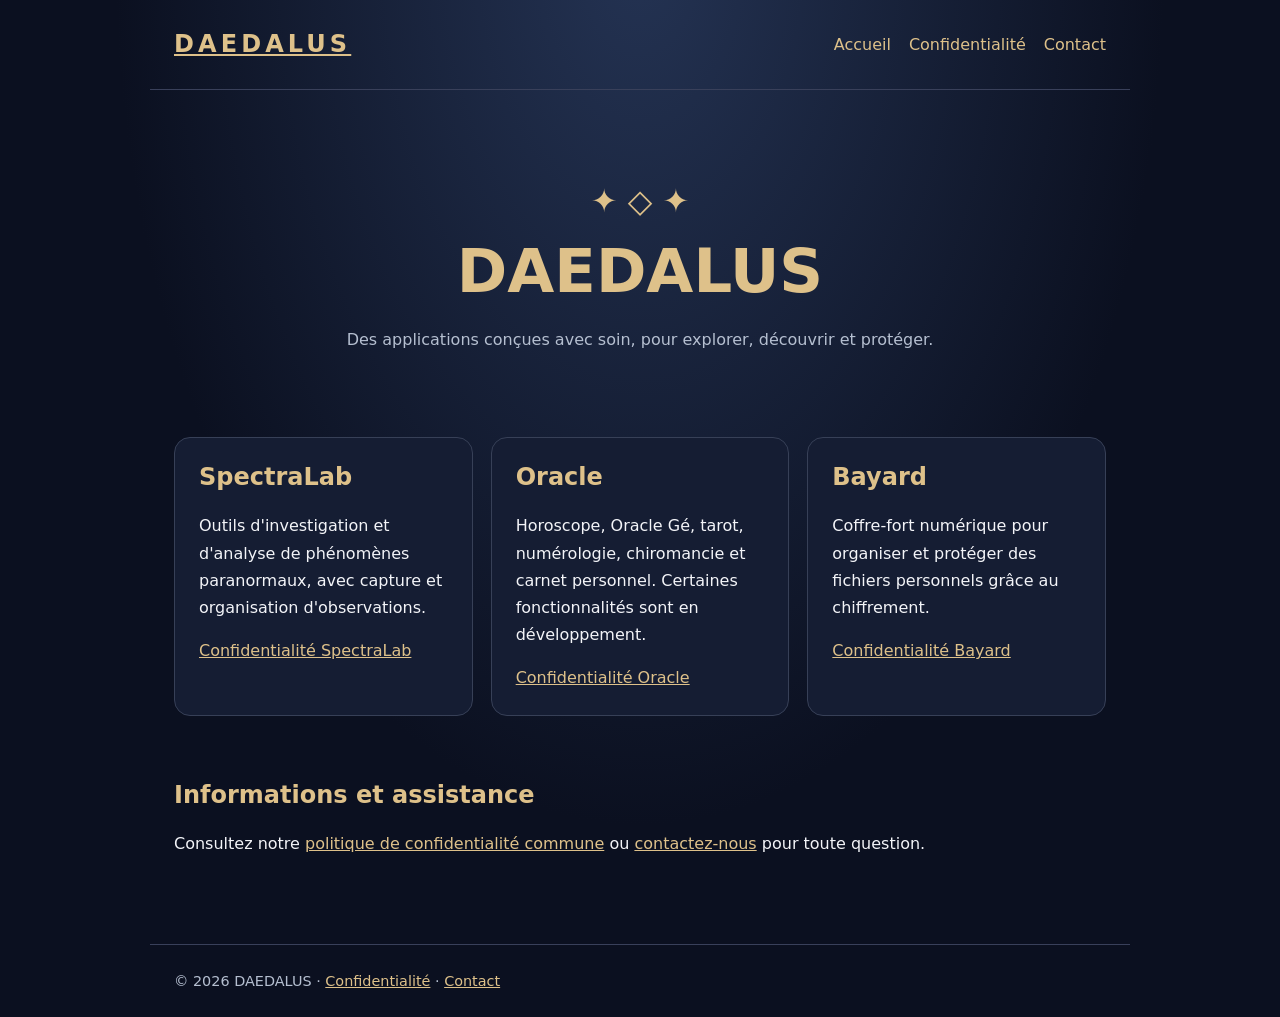
<file: index.html>
<!doctype html><html lang="fr"><head><meta charset="utf-8"><meta name="viewport" content="width=device-width,initial-scale=1"><meta name="theme-color" content="#0b1020"><meta name="description" content="DAEDALUS — applications SpectraLab, Oracle et Bayard, informations et confidentialité."><title>Applications | DAEDALUS</title><link rel="stylesheet" href="style.css"></head><body><header><a class="brand" href="index.html">DAEDALUS</a><nav aria-label="Navigation principale"><a href="index.html">Accueil</a><a href="privacy.html">Confidentialité</a><a href="contact.html">Contact</a></nav></header><main><section class="hero"><div aria-hidden="true" style="font-size:2rem;color:var(--gold)">✦ ◇ ✦</div><h1>DAEDALUS</h1><p>Des applications conçues avec soin, pour explorer, découvrir et protéger.</p></section><div class="apps"><section class="card"><h2>SpectraLab</h2><p>Outils d'investigation et d'analyse de phénomènes paranormaux, avec capture et organisation d'observations.</p><a href="privacy.html#spectralab">Confidentialité SpectraLab</a></section><section class="card"><h2>Oracle</h2><p>Horoscope, Oracle Gé, tarot, numérologie, chiromancie et carnet personnel. Certaines fonctionnalités sont en développement.</p><a href="privacy.html#oracle">Confidentialité Oracle</a></section><section class="card"><h2>Bayard</h2><p>Coffre-fort numérique pour organiser et protéger des fichiers personnels grâce au chiffrement.</p><a href="privacy.html#bayard">Confidentialité Bayard</a></section></div><section><h2>Informations et assistance</h2><p>Consultez notre <a href="privacy.html">politique de confidentialité commune</a> ou <a href="contact.html">contactez-nous</a> pour toute question.</p></section></main><footer>© 2026 DAEDALUS · <a href="privacy.html">Confidentialité</a> · <a href="contact.html">Contact</a></footer></body></html>
</file>
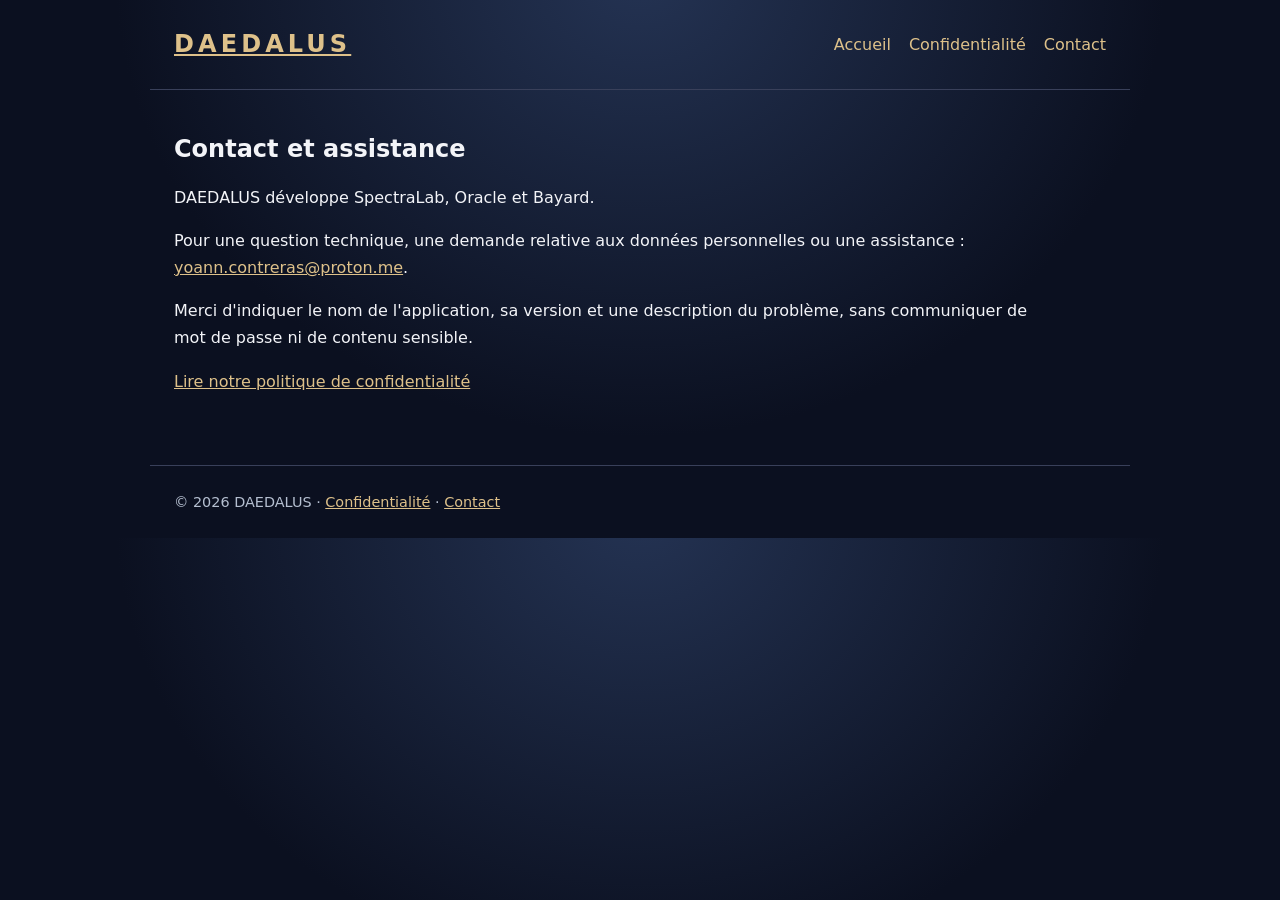
<file: contact.html>
<!doctype html><html lang="fr"><head><meta charset="utf-8"><meta name="viewport" content="width=device-width,initial-scale=1"><meta name="theme-color" content="#0b1020"><meta name="description" content="DAEDALUS — applications SpectraLab, Oracle et Bayard, informations et confidentialité."><title>Contact | DAEDALUS</title><link rel="stylesheet" href="style.css"></head><body><header><a class="brand" href="index.html">DAEDALUS</a><nav aria-label="Navigation principale"><a href="index.html">Accueil</a><a href="privacy.html">Confidentialité</a><a href="contact.html">Contact</a></nav></header><main><article><h1>Contact et assistance</h1><p>DAEDALUS développe SpectraLab, Oracle et Bayard.</p><p>Pour une question technique, une demande relative aux données personnelles ou une assistance : <a href="mailto:yoann.contreras@proton.me">yoann.contreras@proton.me</a>.</p><p>Merci d'indiquer le nom de l'application, sa version et une description du problème, sans communiquer de mot de passe ni de contenu sensible.</p><p><a href="privacy.html">Lire notre politique de confidentialité</a></p></article></main><footer>© 2026 DAEDALUS · <a href="privacy.html">Confidentialité</a> · <a href="contact.html">Contact</a></footer></body></html>
</file>
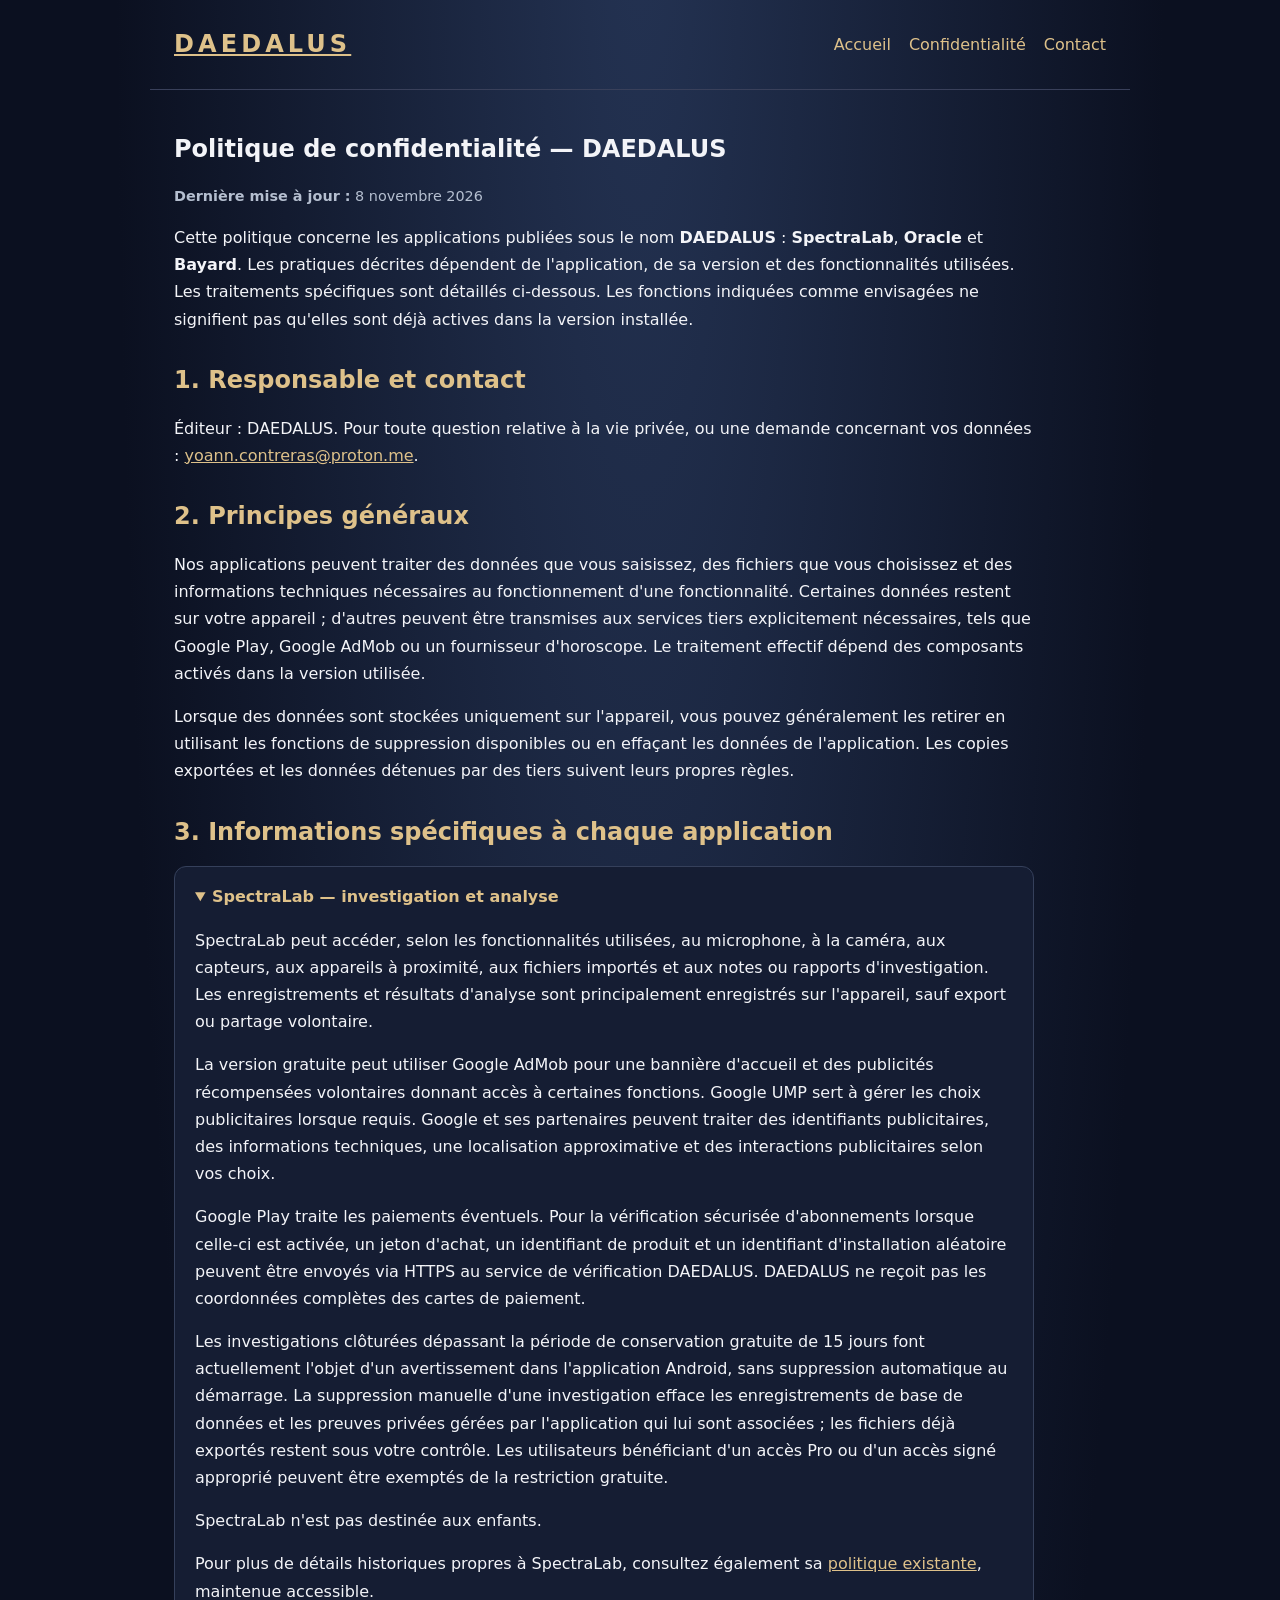
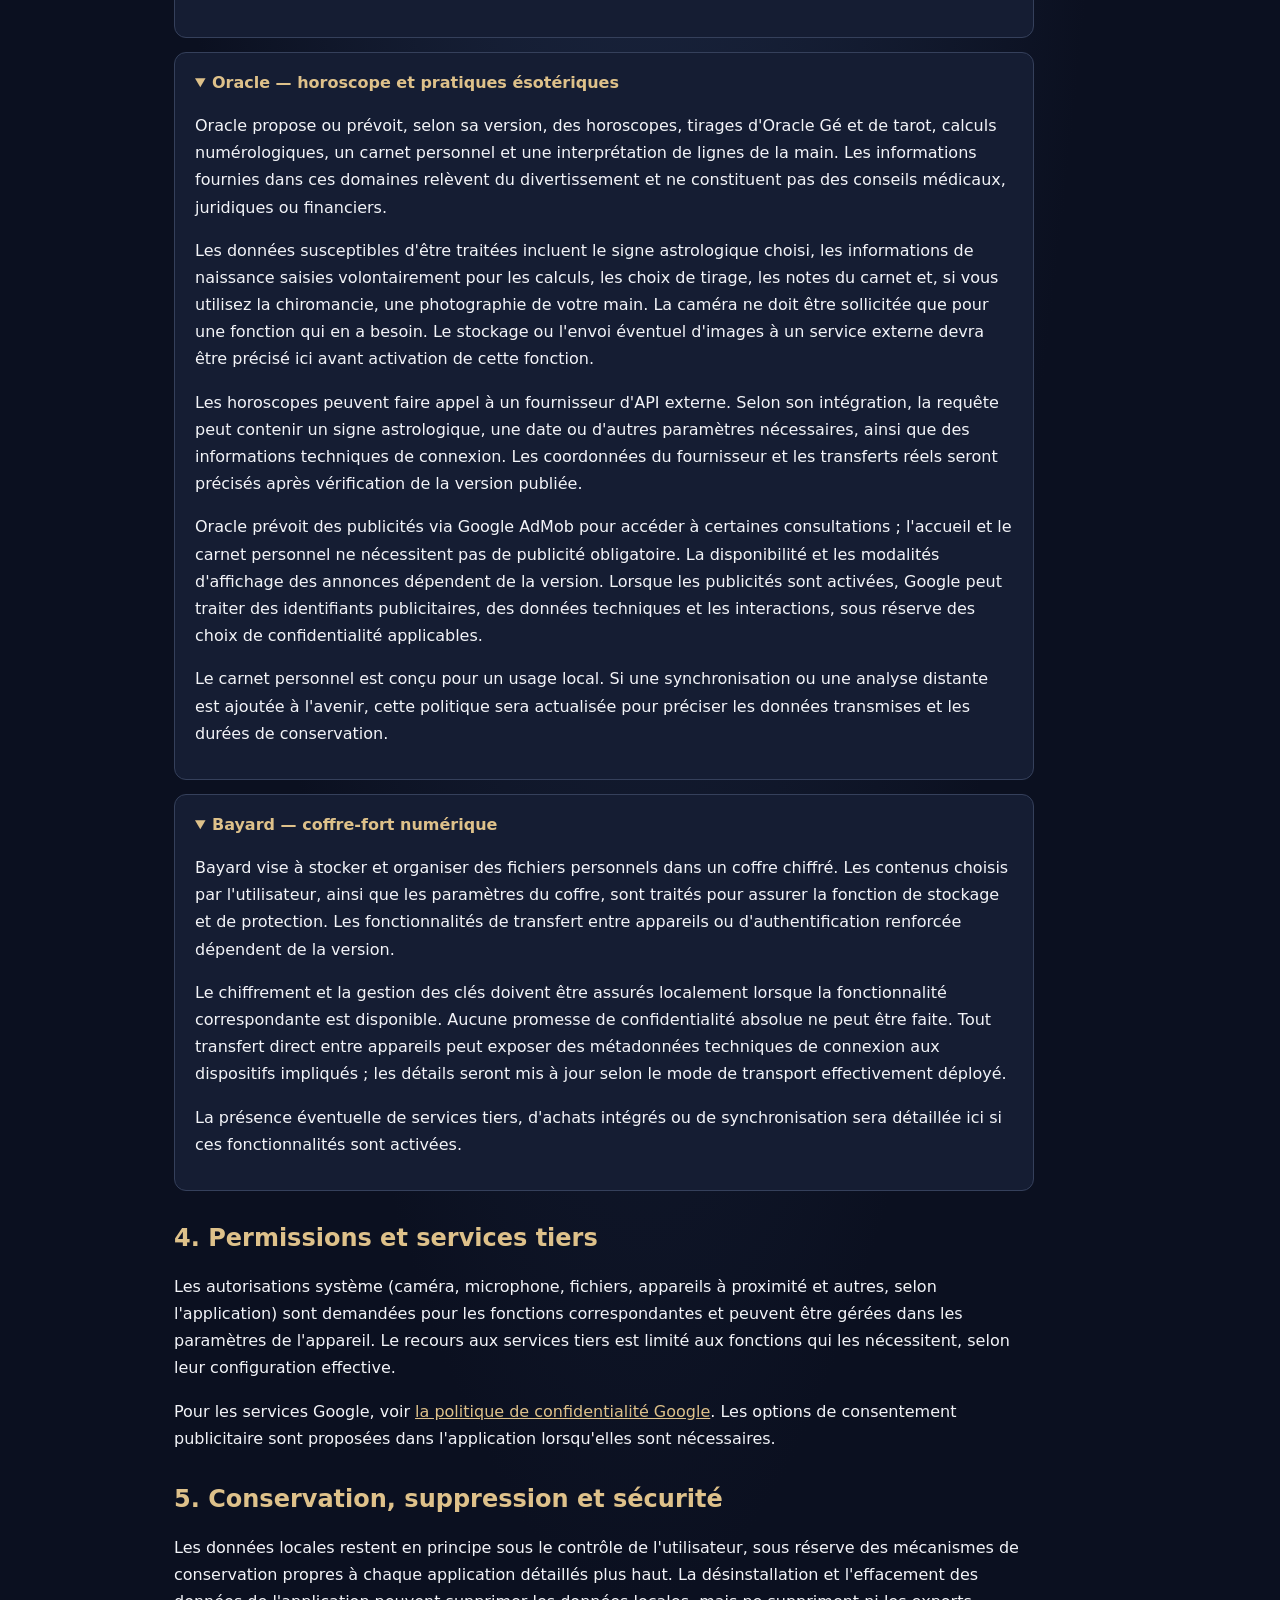
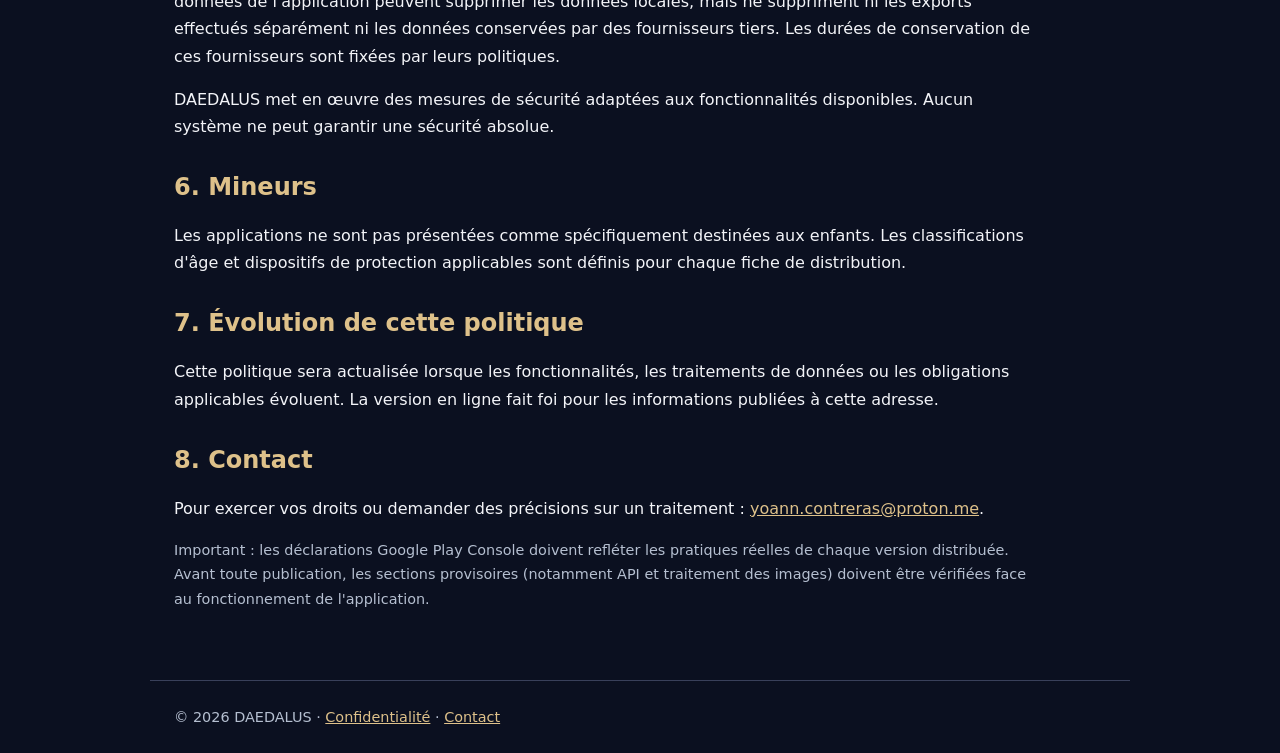
<file: privacy.html>
<!doctype html><html lang="fr"><head><meta charset="utf-8"><meta name="viewport" content="width=device-width,initial-scale=1"><meta name="theme-color" content="#0b1020"><meta name="description" content="DAEDALUS — applications SpectraLab, Oracle et Bayard, informations et confidentialité."><title>Politique de confidentialité | DAEDALUS</title><link rel="stylesheet" href="style.css"></head><body><header><a class="brand" href="index.html">DAEDALUS</a><nav aria-label="Navigation principale"><a href="index.html">Accueil</a><a href="privacy.html">Confidentialité</a><a href="contact.html">Contact</a></nav></header><main><article><h1>Politique de confidentialité — DAEDALUS</h1><p class="small"><strong>Dernière mise à jour :</strong> 8 novembre 2026</p><p>Cette politique concerne les applications publiées sous le nom <strong>DAEDALUS</strong> : <strong>SpectraLab</strong>, <strong>Oracle</strong> et <strong>Bayard</strong>. Les pratiques décrites dépendent de l'application, de sa version et des fonctionnalités utilisées. Les traitements spécifiques sont détaillés ci-dessous. Les fonctions indiquées comme envisagées ne signifient pas qu'elles sont déjà actives dans la version installée.</p><h2>1. Responsable et contact</h2><p>Éditeur : DAEDALUS. Pour toute question relative à la vie privée, ou une demande concernant vos données : <a href="mailto:yoann.contreras@proton.me">yoann.contreras@proton.me</a>.</p><h2>2. Principes généraux</h2><p>Nos applications peuvent traiter des données que vous saisissez, des fichiers que vous choisissez et des informations techniques nécessaires au fonctionnement d'une fonctionnalité. Certaines données restent sur votre appareil ; d'autres peuvent être transmises aux services tiers explicitement nécessaires, tels que Google Play, Google AdMob ou un fournisseur d'horoscope. Le traitement effectif dépend des composants activés dans la version utilisée.</p><p>Lorsque des données sont stockées uniquement sur l'appareil, vous pouvez généralement les retirer en utilisant les fonctions de suppression disponibles ou en effaçant les données de l'application. Les copies exportées et les données détenues par des tiers suivent leurs propres règles.</p><h2>3. Informations spécifiques à chaque application</h2><details id="spectralab" open><summary>SpectraLab — investigation et analyse</summary><p>SpectraLab peut accéder, selon les fonctionnalités utilisées, au microphone, à la caméra, aux capteurs, aux appareils à proximité, aux fichiers importés et aux notes ou rapports d'investigation. Les enregistrements et résultats d'analyse sont principalement enregistrés sur l'appareil, sauf export ou partage volontaire.</p><p>La version gratuite peut utiliser Google AdMob pour une bannière d'accueil et des publicités récompensées volontaires donnant accès à certaines fonctions. Google UMP sert à gérer les choix publicitaires lorsque requis. Google et ses partenaires peuvent traiter des identifiants publicitaires, des informations techniques, une localisation approximative et des interactions publicitaires selon vos choix.</p><p>Google Play traite les paiements éventuels. Pour la vérification sécurisée d'abonnements lorsque celle-ci est activée, un jeton d'achat, un identifiant de produit et un identifiant d'installation aléatoire peuvent être envoyés via HTTPS au service de vérification DAEDALUS. DAEDALUS ne reçoit pas les coordonnées complètes des cartes de paiement.</p><p>Les investigations clôturées dépassant la période de conservation gratuite de 15 jours font actuellement l'objet d'un avertissement dans l'application Android, sans suppression automatique au démarrage. La suppression manuelle d'une investigation efface les enregistrements de base de données et les preuves privées gérées par l'application qui lui sont associées ; les fichiers déjà exportés restent sous votre contrôle. Les utilisateurs bénéficiant d'un accès Pro ou d'un accès signé approprié peuvent être exemptés de la restriction gratuite.</p><p>SpectraLab n'est pas destinée aux enfants.</p><p>Pour plus de détails historiques propres à SpectraLab, consultez également sa <a href="https://yoanncontreras-lab.github.io/SpectraLab-Legal/privacy.html">politique existante</a>, maintenue accessible.</p></details><details id="oracle" open><summary>Oracle — horoscope et pratiques ésotériques</summary><p>Oracle propose ou prévoit, selon sa version, des horoscopes, tirages d'Oracle Gé et de tarot, calculs numérologiques, un carnet personnel et une interprétation de lignes de la main. Les informations fournies dans ces domaines relèvent du divertissement et ne constituent pas des conseils médicaux, juridiques ou financiers.</p><p>Les données susceptibles d'être traitées incluent le signe astrologique choisi, les informations de naissance saisies volontairement pour les calculs, les choix de tirage, les notes du carnet et, si vous utilisez la chiromancie, une photographie de votre main. La caméra ne doit être sollicitée que pour une fonction qui en a besoin. Le stockage ou l'envoi éventuel d'images à un service externe devra être précisé ici avant activation de cette fonction.</p><p>Les horoscopes peuvent faire appel à un fournisseur d'API externe. Selon son intégration, la requête peut contenir un signe astrologique, une date ou d'autres paramètres nécessaires, ainsi que des informations techniques de connexion. Les coordonnées du fournisseur et les transferts réels seront précisés après vérification de la version publiée.</p><p>Oracle prévoit des publicités via Google AdMob pour accéder à certaines consultations ; l'accueil et le carnet personnel ne nécessitent pas de publicité obligatoire. La disponibilité et les modalités d'affichage des annonces dépendent de la version. Lorsque les publicités sont activées, Google peut traiter des identifiants publicitaires, des données techniques et les interactions, sous réserve des choix de confidentialité applicables.</p><p>Le carnet personnel est conçu pour un usage local. Si une synchronisation ou une analyse distante est ajoutée à l'avenir, cette politique sera actualisée pour préciser les données transmises et les durées de conservation.</p></details><details id="bayard" open><summary>Bayard — coffre-fort numérique</summary><p>Bayard vise à stocker et organiser des fichiers personnels dans un coffre chiffré. Les contenus choisis par l'utilisateur, ainsi que les paramètres du coffre, sont traités pour assurer la fonction de stockage et de protection. Les fonctionnalités de transfert entre appareils ou d'authentification renforcée dépendent de la version.</p><p>Le chiffrement et la gestion des clés doivent être assurés localement lorsque la fonctionnalité correspondante est disponible. Aucune promesse de confidentialité absolue ne peut être faite. Tout transfert direct entre appareils peut exposer des métadonnées techniques de connexion aux dispositifs impliqués ; les détails seront mis à jour selon le mode de transport effectivement déployé.</p><p>La présence éventuelle de services tiers, d'achats intégrés ou de synchronisation sera détaillée ici si ces fonctionnalités sont activées.</p></details><h2>4. Permissions et services tiers</h2><p>Les autorisations système (caméra, microphone, fichiers, appareils à proximité et autres, selon l'application) sont demandées pour les fonctions correspondantes et peuvent être gérées dans les paramètres de l'appareil. Le recours aux services tiers est limité aux fonctions qui les nécessitent, selon leur configuration effective.</p><p>Pour les services Google, voir <a href="https://policies.google.com/privacy">la politique de confidentialité Google</a>. Les options de consentement publicitaire sont proposées dans l'application lorsqu'elles sont nécessaires.</p><h2>5. Conservation, suppression et sécurité</h2><p>Les données locales restent en principe sous le contrôle de l'utilisateur, sous réserve des mécanismes de conservation propres à chaque application détaillés plus haut. La désinstallation et l'effacement des données de l'application peuvent supprimer les données locales, mais ne suppriment ni les exports effectués séparément ni les données conservées par des fournisseurs tiers. Les durées de conservation de ces fournisseurs sont fixées par leurs politiques.</p><p>DAEDALUS met en œuvre des mesures de sécurité adaptées aux fonctionnalités disponibles. Aucun système ne peut garantir une sécurité absolue.</p><h2>6. Mineurs</h2><p>Les applications ne sont pas présentées comme spécifiquement destinées aux enfants. Les classifications d'âge et dispositifs de protection applicables sont définis pour chaque fiche de distribution.</p><h2>7. Évolution de cette politique</h2><p>Cette politique sera actualisée lorsque les fonctionnalités, les traitements de données ou les obligations applicables évoluent. La version en ligne fait foi pour les informations publiées à cette adresse.</p><h2>8. Contact</h2><p>Pour exercer vos droits ou demander des précisions sur un traitement : <a href="mailto:yoann.contreras@proton.me">yoann.contreras@proton.me</a>.</p><p class="small">Important : les déclarations Google Play Console doivent refléter les pratiques réelles de chaque version distribuée. Avant toute publication, les sections provisoires (notamment API et traitement des images) doivent être vérifiées face au fonctionnement de l'application.</p></article></main><footer>© 2026 DAEDALUS · <a href="privacy.html">Confidentialité</a> · <a href="contact.html">Contact</a></footer></body></html>
</file>
<file: style.css>
:root{color-scheme:dark;--bg:#0b1020;--panel:#151d33;--gold:#dec18a;--text:#f3f4f8;--muted:#b5bfd0}*{box-sizing:border-box}body{margin:0;font:16px/1.7 system-ui,-apple-system,Segoe UI,sans-serif;background:radial-gradient(ellipse at 50% -5%,#243353 0%,var(--bg) 58%);color:var(--text)}a{color:var(--gold)}header,main,footer{max-width:980px;margin:auto;padding:24px}header{display:flex;justify-content:space-between;align-items:center;gap:16px;flex-wrap:wrap;border-bottom:1px solid #39405a}nav{display:flex;gap:18px;flex-wrap:wrap}nav a{text-decoration:none}.brand{font-size:1.5rem;letter-spacing:.17em;color:var(--gold);font-weight:700}.hero{padding:60px 0 36px;text-align:center}.hero h1{font-size:clamp(2rem,6vw,3.8rem);margin:.1em 0;color:var(--gold)}.hero p{color:var(--muted)}h1,h2,h3{line-height:1.25}h2{color:var(--gold);margin-top:2rem}.apps{display:grid;grid-template-columns:repeat(auto-fit,minmax(230px,1fr));gap:18px}.card{border:1px solid #374057;border-radius:16px;background:var(--panel);padding:24px}.card h2{margin-top:0}section{margin-bottom:32px}li{margin:8px 0}.small,footer{color:var(--muted);font-size:.9rem}footer{border-top:1px solid #39405a;margin-top:30px}.pill{display:inline-block;border:1px solid var(--gold);border-radius:99px;padding:7px 17px;text-decoration:none}article{max-width:860px}summary{cursor:pointer;color:var(--gold);font-weight:600}details{padding:16px 20px;margin:14px 0;background:var(--panel);border-radius:12px;border:1px solid #35405b}
</file>
